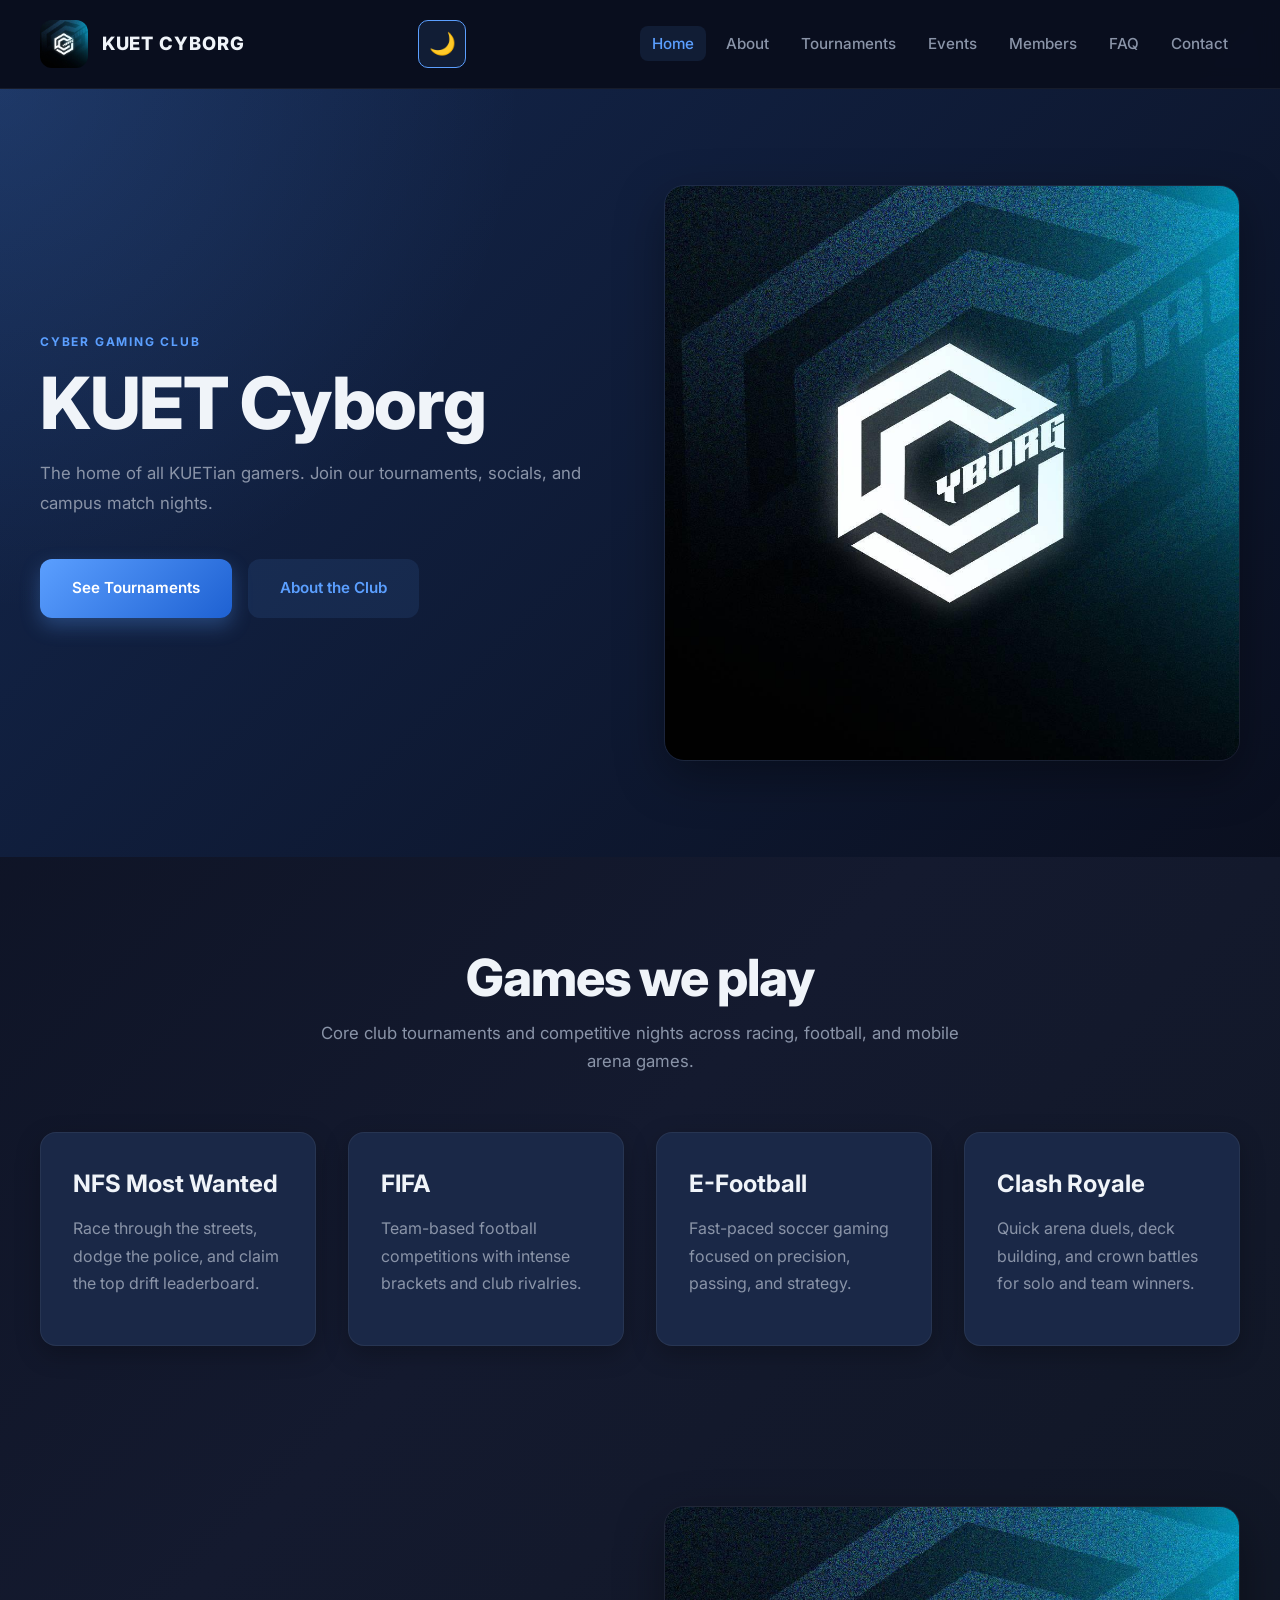
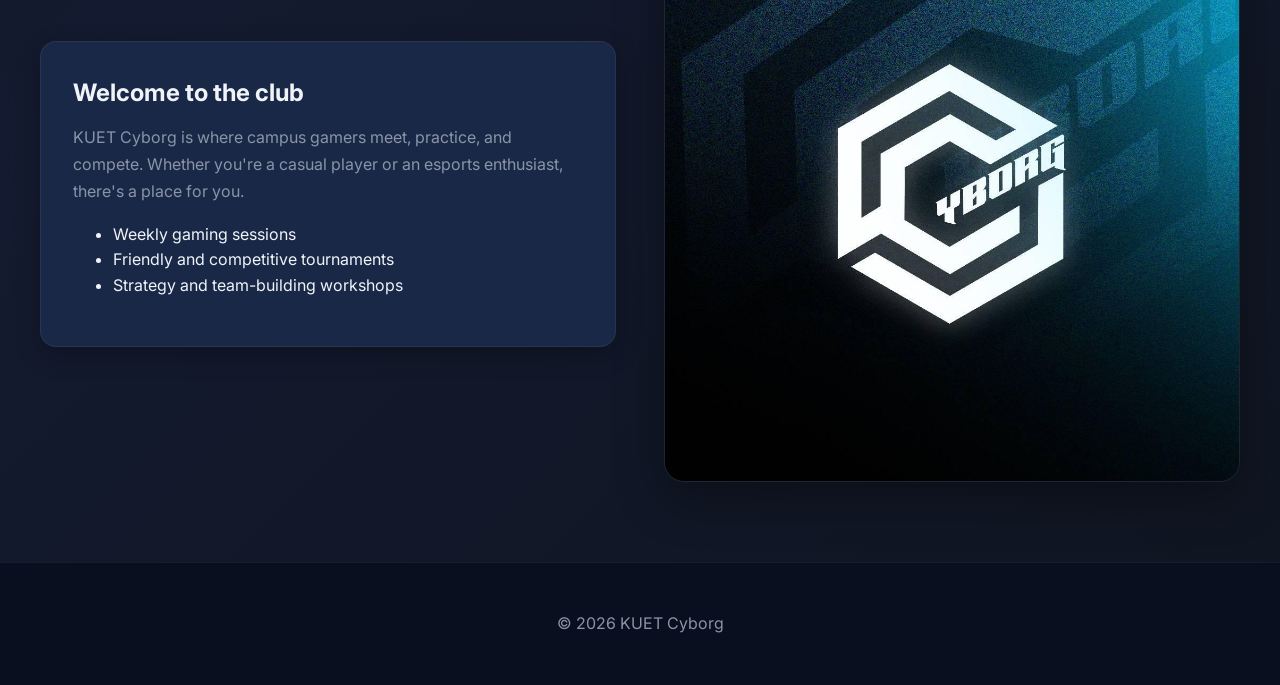
<file: index.html>
<!doctype html>
<html lang="en">
  <head>
    <meta charset="UTF-8" />
    <meta name="viewport" content="width=device-width, initial-scale=1.0" />
    <link rel="stylesheet" href="style.css" />
    <title>Cyborg - Cyber Gaming Club of KUET</title>
  </head>
  <body class="home-page">
    <header class="site-header">
      <div class="container header-inner">
        <a class="brand" href="index.html">
          <img src="cyborg.jpg" alt="Cyborg logo" />
          <span>KUET Cyborg</span>
        </a>
        <button
          class="theme-toggle"
          id="theme-toggle"
          aria-label="Toggle theme"
        >
          <span>🌙</span>
        </button>
        <nav>
          <ul class="nav-list">
            <li><a class="nav-link active" href="index.html">Home</a></li>
            <li><a class="nav-link" href="about.html">About</a></li>
            <li><a class="nav-link" href="tournaments.html">Tournaments</a></li>
            <li><a class="nav-link" href="events.html">Events</a></li>
            <li><a class="nav-link" href="members.html">Members</a></li>
            <li><a class="nav-link" href="faq.html">FAQ</a></li>
            <li><a class="nav-link" href="contact.html">Contact</a></li>
          </ul>
        </nav>
      </div>
    </header>

    <main>
      <section class="page-banner">
        <div class="container banner-grid">
          <div>
            <span class="eyebrow">Cyber Gaming Club</span>
            <h1>KUET Cyborg</h1>
            <p class="intro">
              The home of all KUETian gamers. Join our tournaments, socials, and
              campus match nights.
            </p>
            <div class="button-group">
              <a href="tournaments.html" class="button button-primary"
                >See Tournaments</a
              >
              <a href="about.html" class="button button-secondary"
                >About the Club</a
              >
            </div>
          </div>
          <div class="hero-media">
            <img src="cyborg.jpg" alt="Cyborg logo" />
          </div>
        </div>
      </section>

      <section class="section">
        <div class="container">
          <div class="section-header">
            <h2>Games we play</h2>
            <p>
              Core club tournaments and competitive nights across racing,
              football, and mobile arena games.
            </p>
          </div>
          <div class="feature-grid">
            <article class="card">
              <h5>NFS Most Wanted</h5>
              <p>
                Race through the streets, dodge the police, and claim the top
                drift leaderboard.
              </p>
            </article>
            <article class="card">
              <h5>FIFA</h5>
              <p>
                Team-based football competitions with intense brackets and club
                rivalries.
              </p>
            </article>
            <article class="card">
              <h5>E-Football</h5>
              <p>
                Fast-paced soccer gaming focused on precision, passing, and
                strategy.
              </p>
            </article>
            <article class="card">
              <h5>Clash Royale</h5>
              <p>
                Quick arena duels, deck building, and crown battles for solo and
                team winners.
              </p>
            </article>
          </div>
        </div>
      </section>

      <section class="section">
        <div class="container split-grid">
          <div class="content-card">
            <h2>Welcome to the club</h2>
            <p>
              KUET Cyborg is where campus gamers meet, practice, and compete.
              Whether you're a casual player or an esports enthusiast, there's a
              place for you.
            </p>
            <ul>
              <li>Weekly gaming sessions</li>
              <li>Friendly and competitive tournaments</li>
              <li>Strategy and team-building workshops</li>
            </ul>
          </div>
          <div class="hero-media">
            <img src="cyborg.jpg" alt="Cyborg logo" />
          </div>
        </div>
      </section>
    </main>

    <footer class="footer">
      <div class="container text-center">
        <p>© 2026 KUET Cyborg</p>
      </div>
    </footer>

    <script src="script.js"></script>
  </body>
</html>
</file>
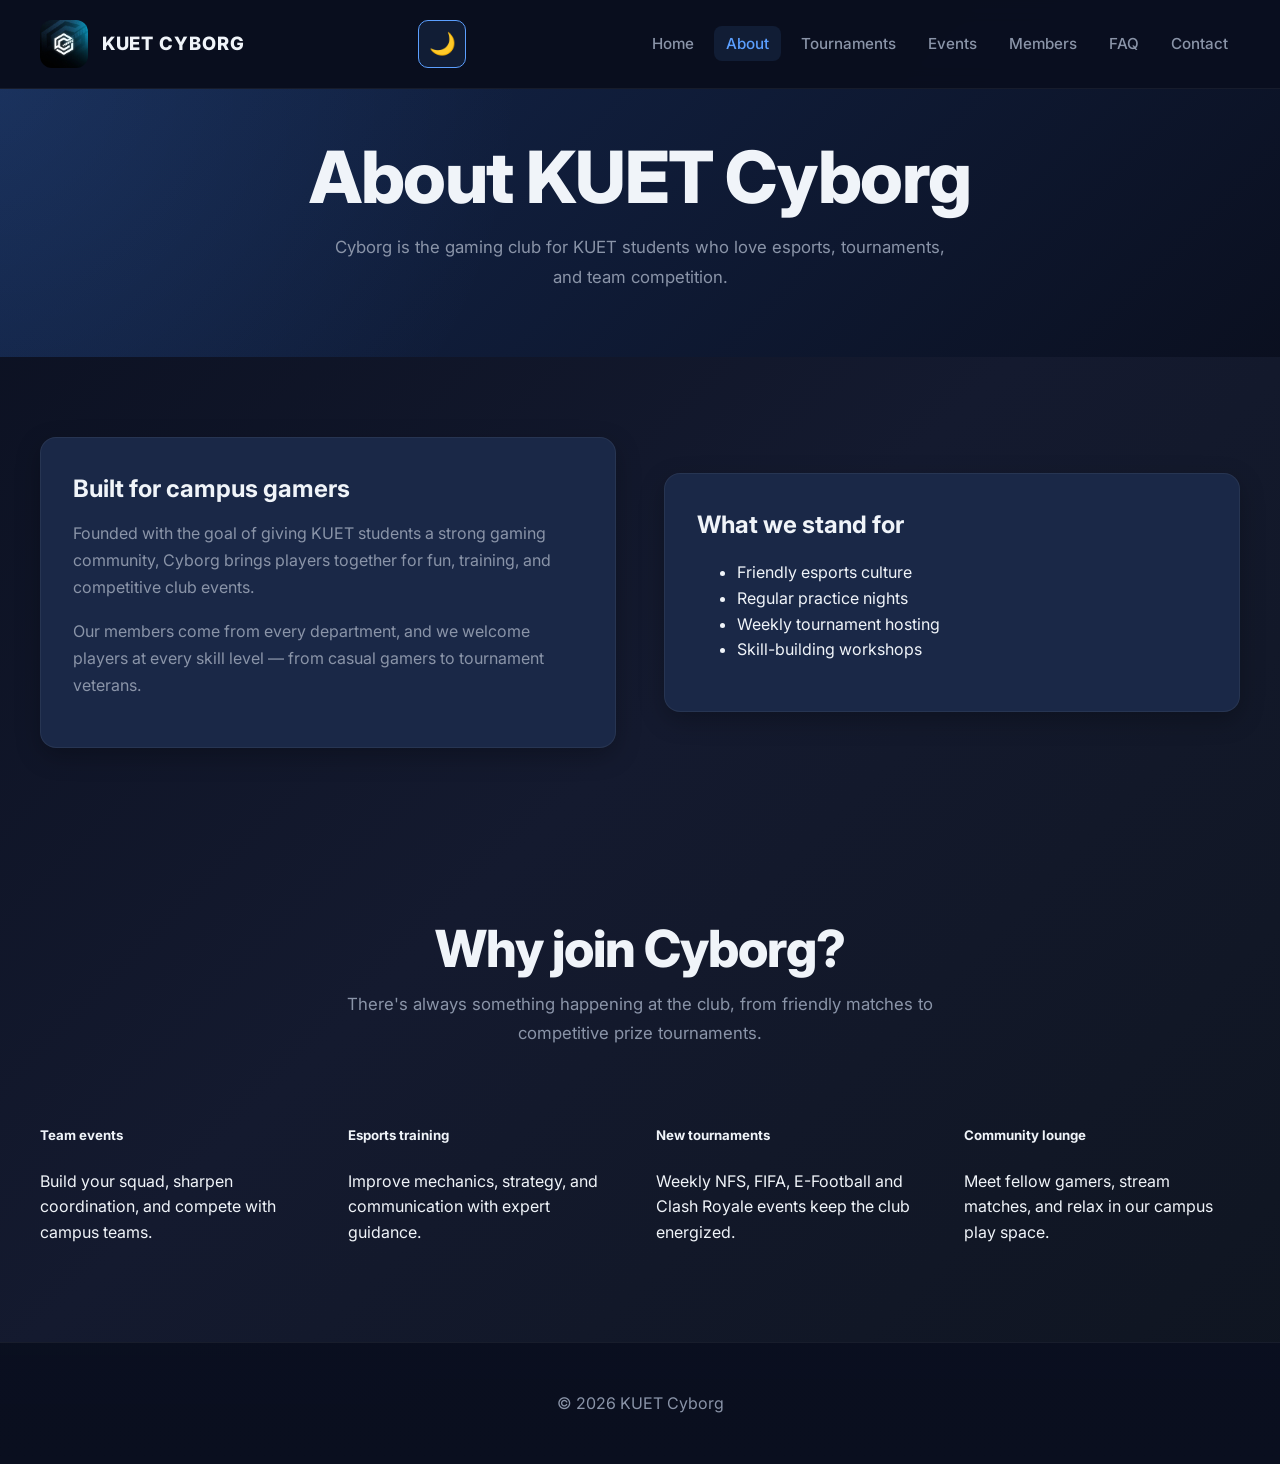
<file: about.html>
<!doctype html>
<html lang="en">
  <head>
    <meta charset="UTF-8" />
    <meta name="viewport" content="width=device-width, initial-scale=1.0" />
    <link rel="stylesheet" href="style.css" />
    <title>About - KUET Cyborg</title>
  </head>
  <body class="about-page">
    <header class="site-header">
      <div class="container header-inner">
        <a class="brand" href="index.html">
          <img src="cyborg.jpg" alt="Cyborg logo" />
          <span>KUET Cyborg</span>
        </a>
        <button
          class="theme-toggle"
          id="theme-toggle"
          aria-label="Toggle theme"
        >
          <span>🌙</span>
        </button>
        <nav>
          <ul class="nav-list">
            <li><a class="nav-link" href="index.html">Home</a></li>
            <li><a class="nav-link active" href="about.html">About</a></li>
            <li><a class="nav-link" href="tournaments.html">Tournaments</a></li>
            <li><a class="nav-link" href="events.html">Events</a></li>
            <li><a class="nav-link" href="members.html">Members</a></li>
            <li><a class="nav-link" href="faq.html">FAQ</a></li>
            <li><a class="nav-link" href="contact.html">Contact</a></li>
          </ul>
        </nav>
      </div>
    </header>

    <main>
      <section class="page-banner">
        <div class="container text-center">
          <h1>About KUET Cyborg</h1>
          <p class="intro">
            Cyborg is the gaming club for KUET students who love esports,
            tournaments, and team competition.
          </p>
        </div>
      </section>

      <section class="section">
        <div class="container split-grid">
          <div class="content-card">
            <h2>Built for campus gamers</h2>
            <p>
              Founded with the goal of giving KUET students a strong gaming
              community, Cyborg brings players together for fun, training, and
              competitive club events.
            </p>
            <p>
              Our members come from every department, and we welcome players at
              every skill level — from casual gamers to tournament veterans.
            </p>
          </div>
          <div class="content-card">
            <h2>What we stand for</h2>
            <ul>
              <li>Friendly esports culture</li>
              <li>Regular practice nights</li>
              <li>Weekly tournament hosting</li>
              <li>Skill-building workshops</li>
            </ul>
          </div>
        </div>
      </section>

      <section class="section">
        <div class="container">
          <div class="section-header">
            <h2>Why join Cyborg?</h2>
            <p>
              There's always something happening at the club, from friendly
              matches to competitive prize tournaments.
            </p>
          </div>
          <div class="values-grid">
            <article class="feature-card">
              <h5>Team events</h5>
              <p>
                Build your squad, sharpen coordination, and compete with campus
                teams.
              </p>
            </article>
            <article class="feature-card">
              <h5>Esports training</h5>
              <p>
                Improve mechanics, strategy, and communication with expert
                guidance.
              </p>
            </article>
            <article class="feature-card">
              <h5>New tournaments</h5>
              <p>
                Weekly NFS, FIFA, E-Football and Clash Royale events keep the
                club energized.
              </p>
            </article>
            <article class="feature-card">
              <h5>Community lounge</h5>
              <p>
                Meet fellow gamers, stream matches, and relax in our campus play
                space.
              </p>
            </article>
          </div>
        </div>
      </section>
    </main>

    <footer class="footer">
      <div class="container text-center">
        <p>© 2026 KUET Cyborg</p>
      </div>
    </footer>

    <script src="script.js"></script>
  </body>
</html>
</file>
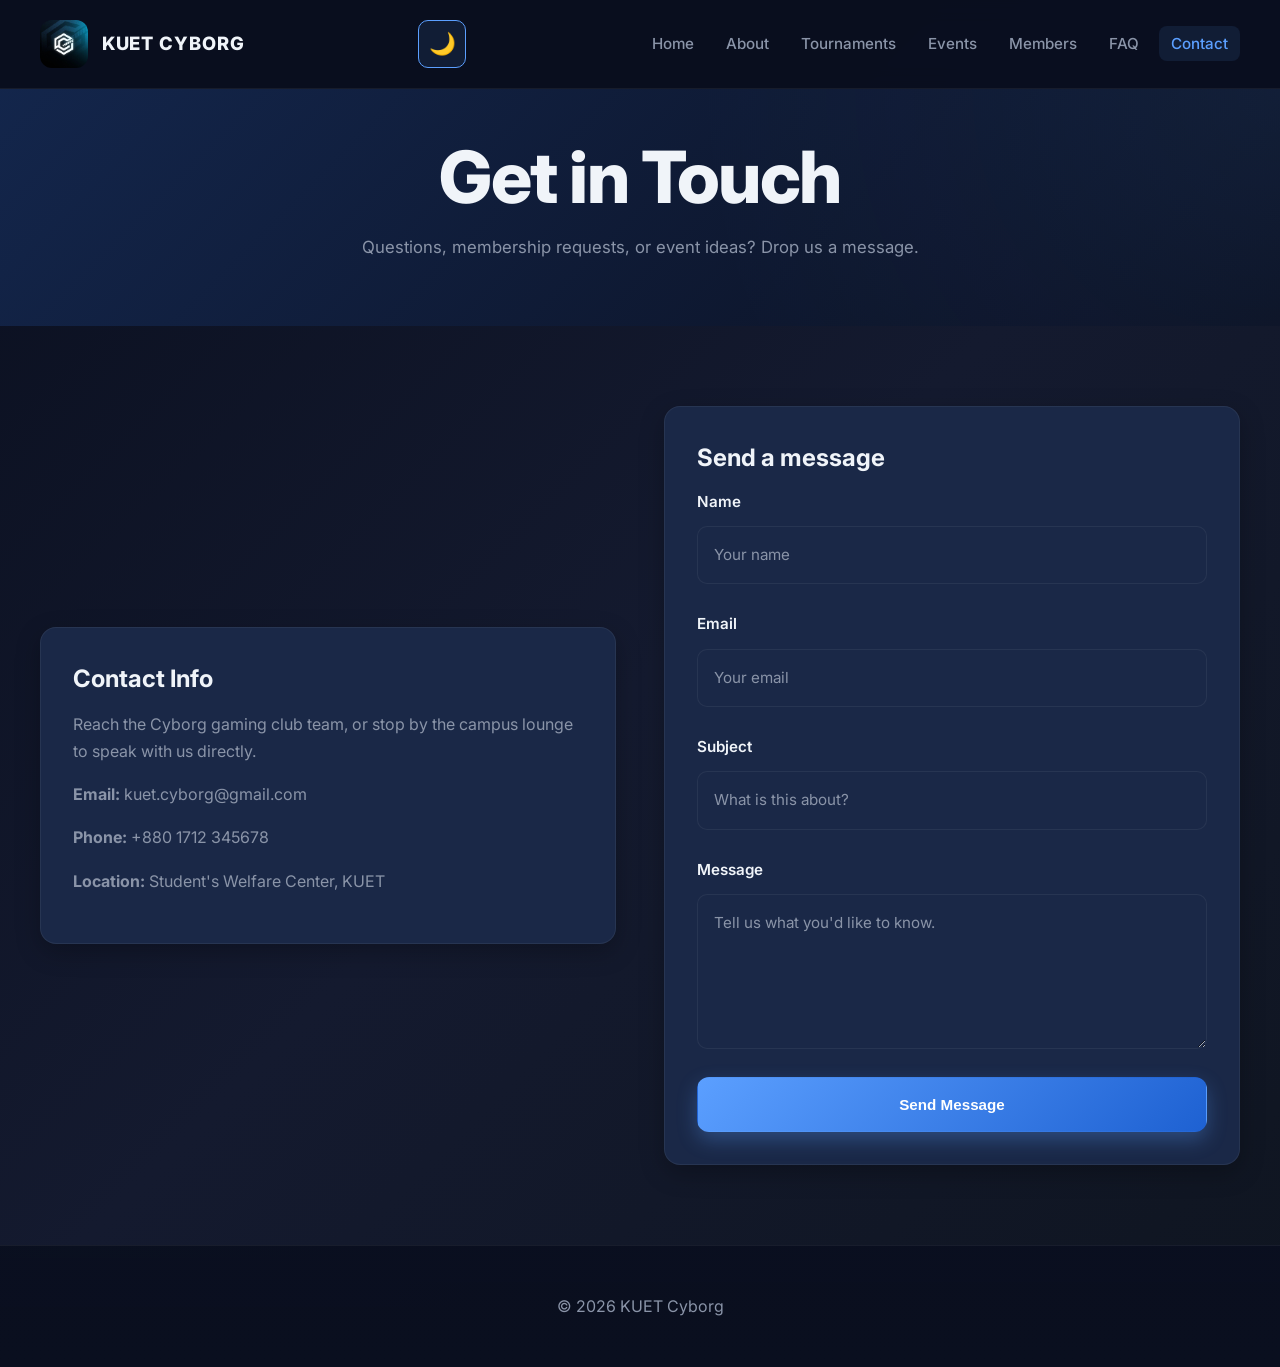
<file: contact.html>
<!doctype html>
<html lang="en">
  <head>
    <meta charset="UTF-8" />
    <meta name="viewport" content="width=device-width, initial-scale=1.0" />
    <link rel="stylesheet" href="style.css" />
    <title>Contact - KUET Cyborg</title>
  </head>
  <body class="contact-page">
    <header class="site-header">
      <div class="container header-inner">
        <a class="brand" href="index.html">
          <img src="cyborg.jpg" alt="Cyborg logo" />
          <span>KUET Cyborg</span>
        </a>
        <button
          class="theme-toggle"
          id="theme-toggle"
          aria-label="Toggle theme"
        >
          <span>🌙</span>
        </button>
        <nav>
          <ul class="nav-list">
            <li><a class="nav-link" href="index.html">Home</a></li>
            <li><a class="nav-link" href="about.html">About</a></li>
            <li><a class="nav-link" href="tournaments.html">Tournaments</a></li>
            <li><a class="nav-link" href="events.html">Events</a></li>
            <li><a class="nav-link" href="members.html">Members</a></li>
            <li><a class="nav-link" href="faq.html">FAQ</a></li>
            <li><a class="nav-link active" href="contact.html">Contact</a></li>
          </ul>
        </nav>
      </div>
    </header>

    <main>
      <section class="page-banner">
        <div class="container text-center">
          <h1>Get in Touch</h1>
          <p class="intro">
            Questions, membership requests, or event ideas? Drop us a message.
          </p>
        </div>
      </section>

      <section class="section">
        <div class="container split-grid">
          <div class="content-card">
            <h2>Contact Info</h2>
            <p>
              Reach the Cyborg gaming club team, or stop by the campus lounge to
              speak with us directly.
            </p>
            <p><strong>Email:</strong> kuet.cyborg@gmail.com</p>
            <p><strong>Phone:</strong> +880 1712 345678</p>
            <p><strong>Location:</strong> Student's Welfare Center, KUET</p>
          </div>
          <div class="content-card">
            <h2>Send a message</h2>
            <form class="form-grid" id="contact-form">
              <div class="field-group">
                <label for="name">Name</label>
                <input type="text" id="name" placeholder="Your name" />
              </div>
              <div class="field-group">
                <label for="email">Email</label>
                <input type="email" id="email" placeholder="Your email" />
              </div>
              <div class="field-group">
                <label for="subject">Subject</label>
                <input
                  type="text"
                  id="subject"
                  placeholder="What is this about?"
                />
              </div>
              <div class="field-group">
                <label for="message">Message</label>
                <textarea
                  id="message"
                  rows="5"
                  placeholder="Tell us what you'd like to know."
                ></textarea>
              </div>
              <button type="submit" class="button button-primary">
                Send Message
              </button>
            </form>
          </div>
        </div>
      </section>
    </main>

    <footer class="footer">
      <div class="container text-center">
        <p>© 2026 KUET Cyborg</p>
      </div>
    </footer>

    <script src="script.js"></script>
  </body>
</html>
</file>
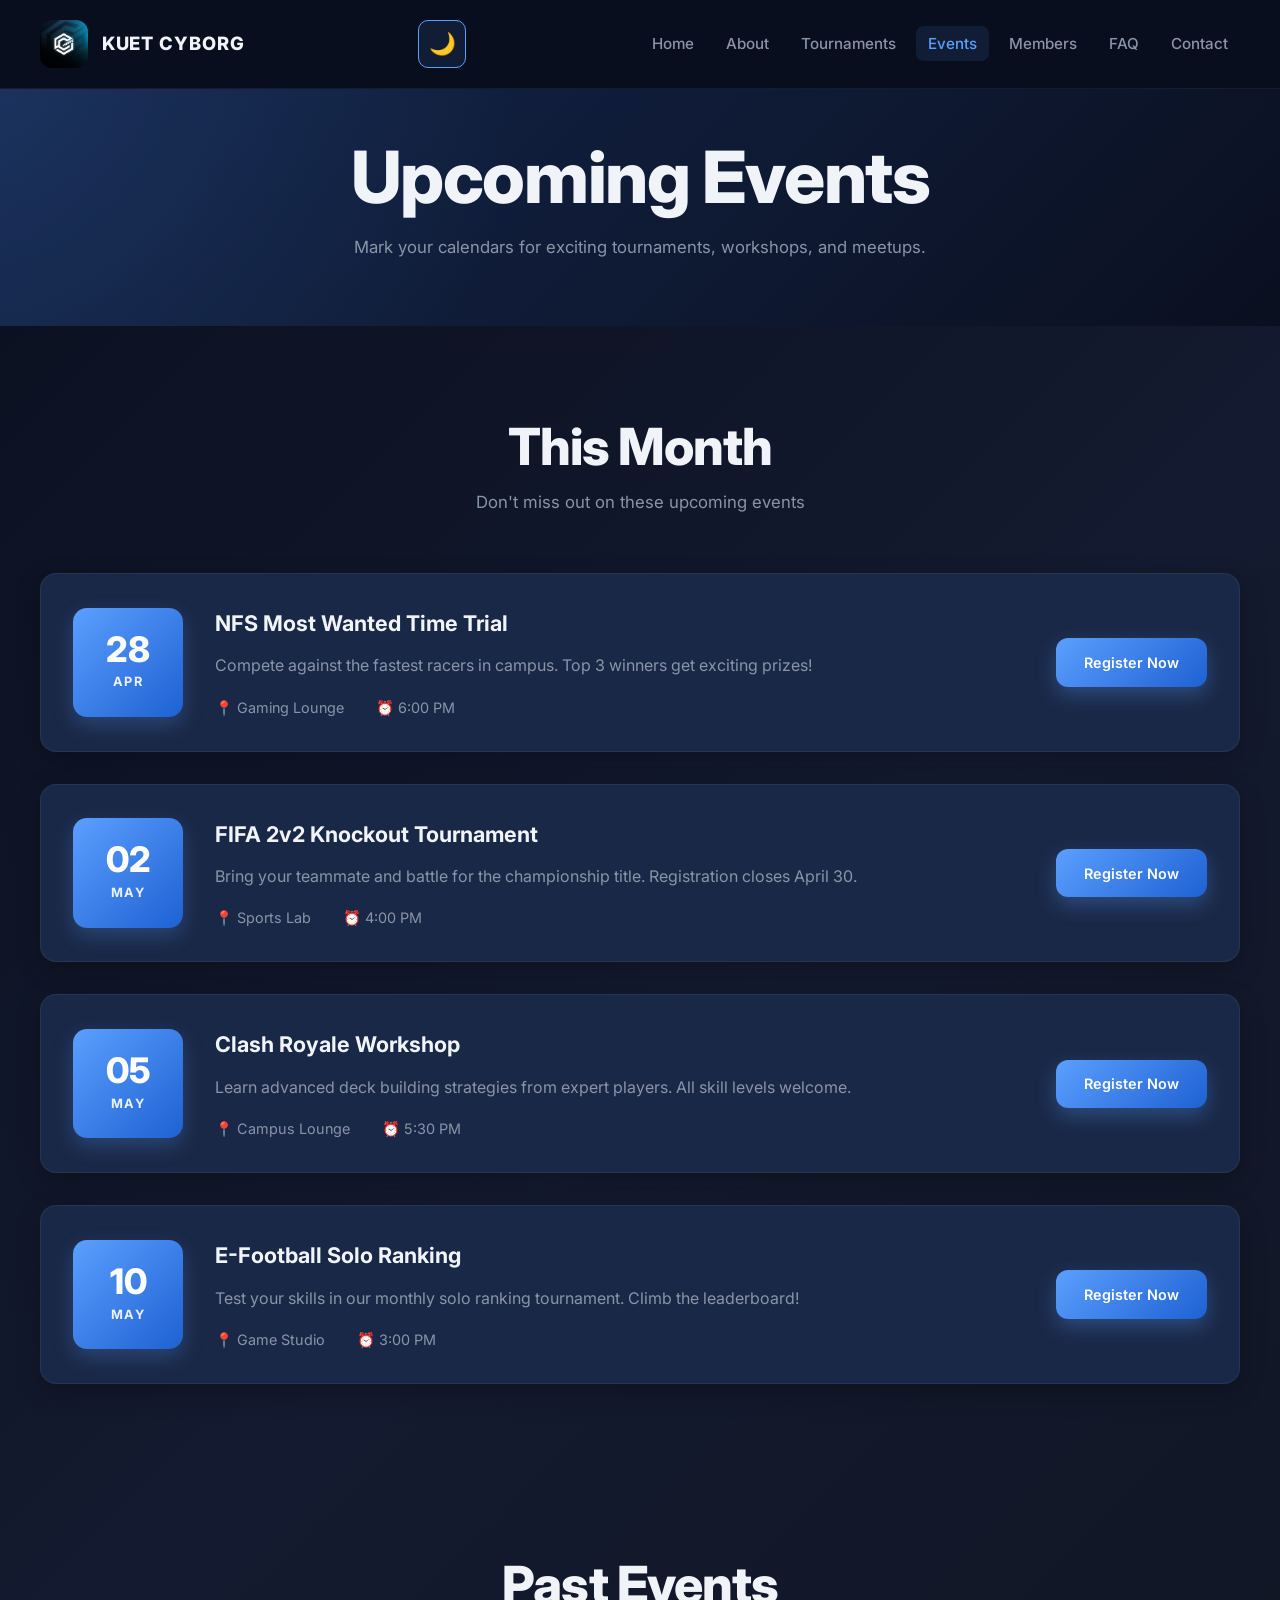
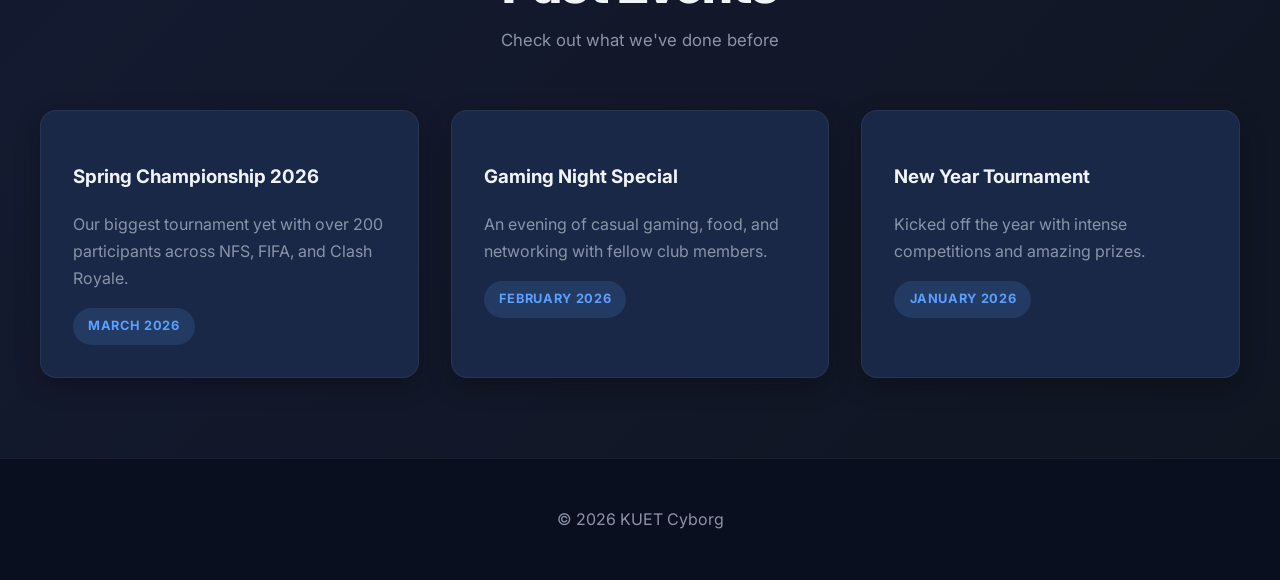
<file: events.html>
<!doctype html>
<html lang="en">
  <head>
    <meta charset="UTF-8" />
    <meta name="viewport" content="width=device-width, initial-scale=1.0" />
    <link rel="stylesheet" href="style.css" />
    <title>Events - KUET Cyborg</title>
  </head>
  <body class="events-page">
    <header class="site-header">
      <div class="container header-inner">
        <a class="brand" href="index.html">
          <img src="cyborg.jpg" alt="Cyborg logo" />
          <span>KUET Cyborg</span>
        </a>
        <button
          class="theme-toggle"
          id="theme-toggle"
          aria-label="Toggle theme"
        >
          <span>🌙</span>
        </button>
        <nav>
          <ul class="nav-list">
            <li><a class="nav-link" href="index.html">Home</a></li>
            <li><a class="nav-link" href="about.html">About</a></li>
            <li><a class="nav-link" href="tournaments.html">Tournaments</a></li>
            <li><a class="nav-link active" href="events.html">Events</a></li>
            <li><a class="nav-link" href="members.html">Members</a></li>
            <li><a class="nav-link" href="faq.html">FAQ</a></li>
            <li><a class="nav-link" href="contact.html">Contact</a></li>
          </ul>
        </nav>
      </div>
    </header>

    <main>
      <section class="page-banner">
        <div class="container text-center">
          <h1>Upcoming Events</h1>
          <p class="intro">
            Mark your calendars for exciting tournaments, workshops, and
            meetups.
          </p>
        </div>
      </section>

      <section class="section">
        <div class="container">
          <div class="section-header">
            <h2>This Month</h2>
            <p>Don't miss out on these upcoming events</p>
          </div>
          <div class="events-list">
            <article class="event-card">
              <div class="event-date">
                <span class="date-day">28</span>
                <span class="date-month">Apr</span>
              </div>
              <div class="event-details">
                <h3>NFS Most Wanted Time Trial</h3>
                <p>
                  Compete against the fastest racers in campus. Top 3 winners
                  get exciting prizes!
                </p>
                <div class="event-meta">
                  <span>📍 Gaming Lounge</span>
                  <span>⏰ 6:00 PM</span>
                </div>
              </div>
              <a href="contact.html" class="button button-primary"
                >Register Now</a
              >
            </article>

            <article class="event-card">
              <div class="event-date">
                <span class="date-day">02</span>
                <span class="date-month">May</span>
              </div>
              <div class="event-details">
                <h3>FIFA 2v2 Knockout Tournament</h3>
                <p>
                  Bring your teammate and battle for the championship title.
                  Registration closes April 30.
                </p>
                <div class="event-meta">
                  <span>📍 Sports Lab</span>
                  <span>⏰ 4:00 PM</span>
                </div>
              </div>
              <a href="contact.html" class="button button-primary"
                >Register Now</a
              >
            </article>

            <article class="event-card">
              <div class="event-date">
                <span class="date-day">05</span>
                <span class="date-month">May</span>
              </div>
              <div class="event-details">
                <h3>Clash Royale Workshop</h3>
                <p>
                  Learn advanced deck building strategies from expert players.
                  All skill levels welcome.
                </p>
                <div class="event-meta">
                  <span>📍 Campus Lounge</span>
                  <span>⏰ 5:30 PM</span>
                </div>
              </div>
              <a href="contact.html" class="button button-primary"
                >Register Now</a
              >
            </article>

            <article class="event-card">
              <div class="event-date">
                <span class="date-day">10</span>
                <span class="date-month">May</span>
              </div>
              <div class="event-details">
                <h3>E-Football Solo Ranking</h3>
                <p>
                  Test your skills in our monthly solo ranking tournament. Climb
                  the leaderboard!
                </p>
                <div class="event-meta">
                  <span>📍 Game Studio</span>
                  <span>⏰ 3:00 PM</span>
                </div>
              </div>
              <a href="contact.html" class="button button-primary"
                >Register Now</a
              >
            </article>
          </div>
        </div>
      </section>

      <section class="section">
        <div class="container">
          <div class="section-header">
            <h2>Past Events</h2>
            <p>Check out what we've done before</p>
          </div>
          <div class="past-events-grid">
            <article class="content-card">
              <h3>Spring Championship 2026</h3>
              <p>
                Our biggest tournament yet with over 200 participants across
                NFS, FIFA, and Clash Royale.
              </p>
              <span class="badge">March 2026</span>
            </article>
            <article class="content-card">
              <h3>Gaming Night Special</h3>
              <p>
                An evening of casual gaming, food, and networking with fellow
                club members.
              </p>
              <span class="badge">February 2026</span>
            </article>
            <article class="content-card">
              <h3>New Year Tournament</h3>
              <p>
                Kicked off the year with intense competitions and amazing
                prizes.
              </p>
              <span class="badge">January 2026</span>
            </article>
          </div>
        </div>
      </section>
    </main>

    <footer class="footer">
      <div class="container text-center">
        <p>© 2026 KUET Cyborg</p>
      </div>
    </footer>

    <script src="script.js"></script>
  </body>
</html>
</file>
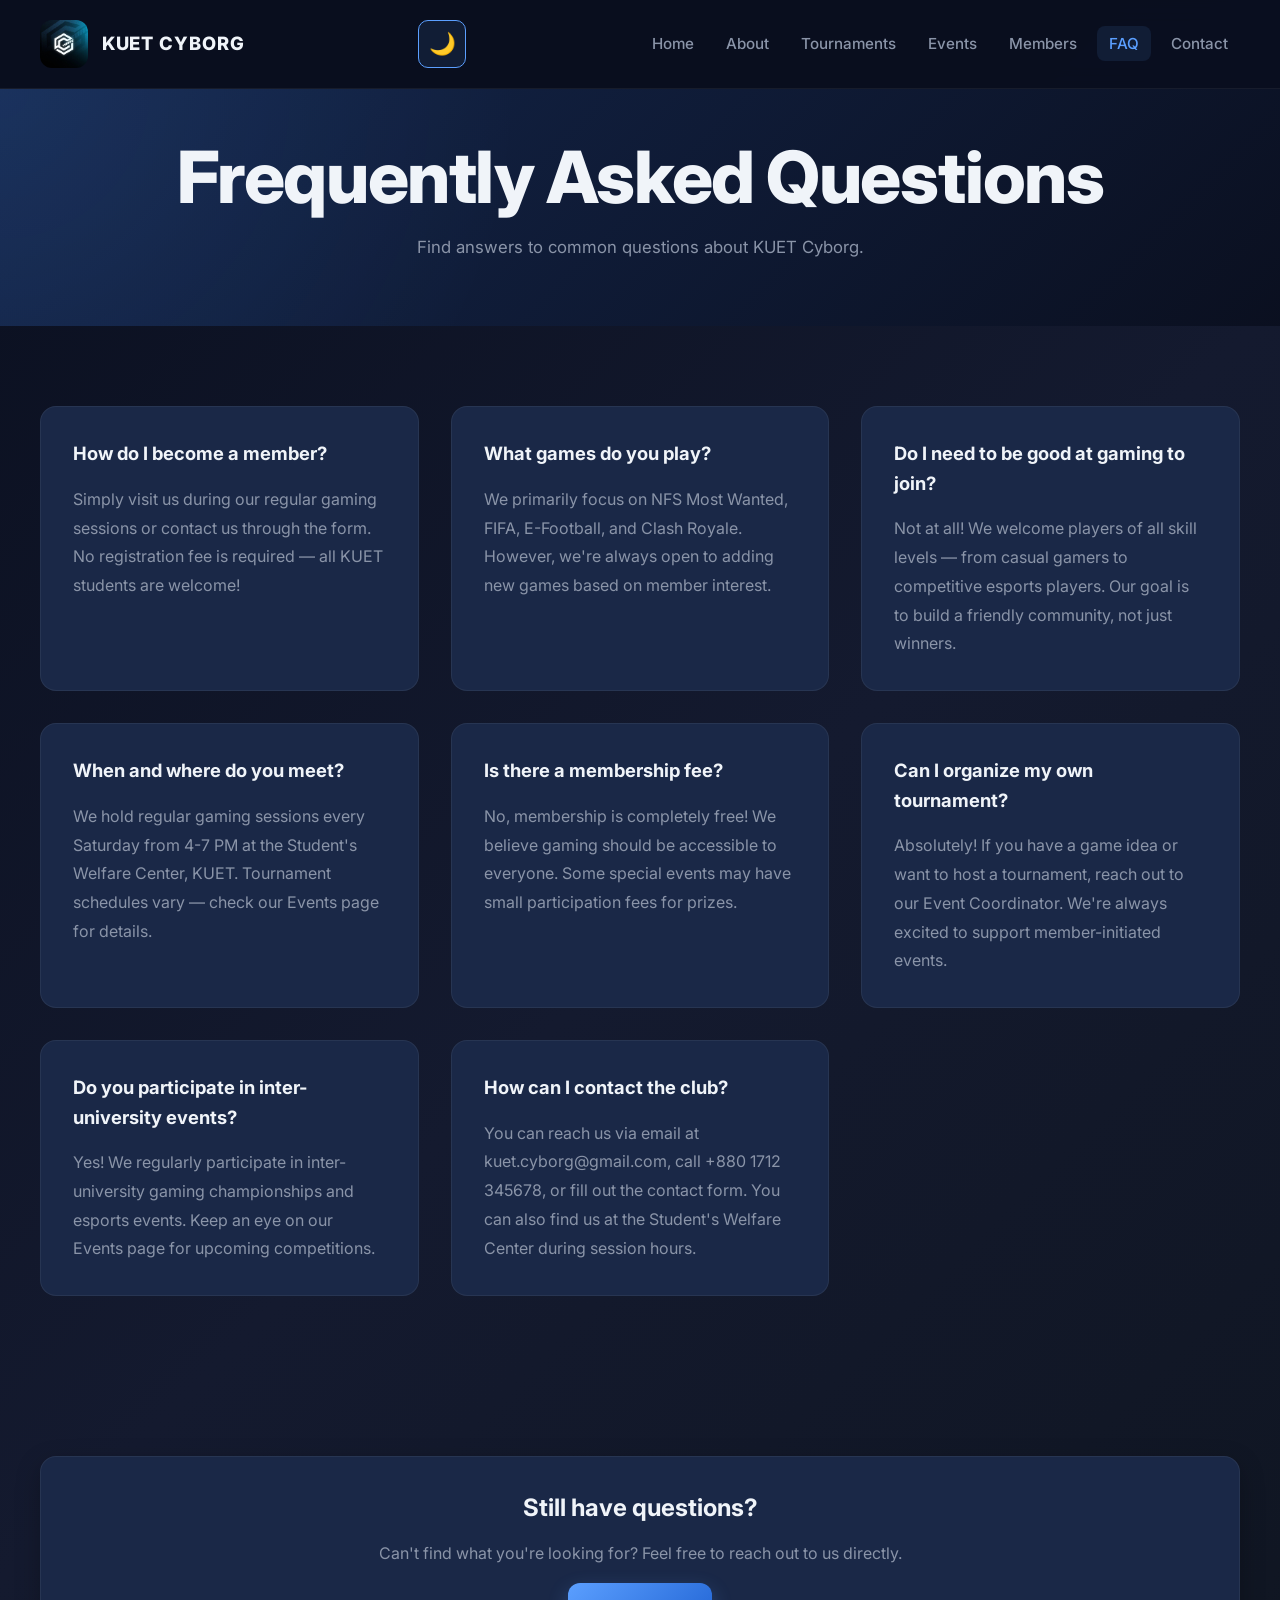
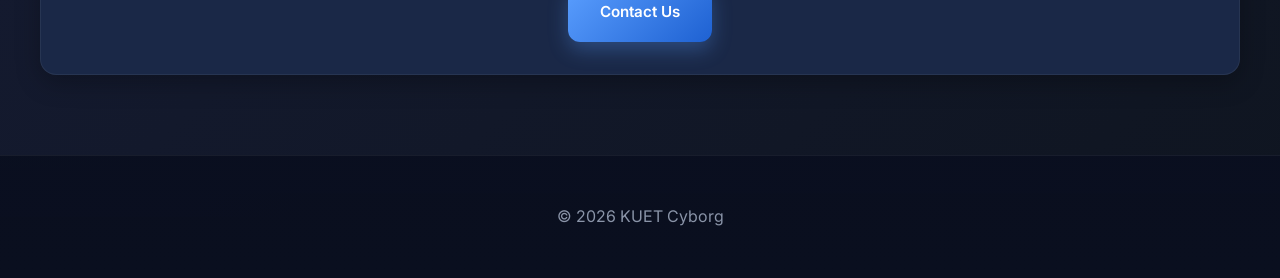
<file: faq.html>
<!doctype html>
<html lang="en">
  <head>
    <meta charset="UTF-8" />
    <meta name="viewport" content="width=device-width, initial-scale=1.0" />
    <link rel="stylesheet" href="style.css" />
    <title>FAQ - KUET Cyborg</title>
  </head>
  <body class="faq-page">
    <header class="site-header">
      <div class="container header-inner">
        <a class="brand" href="index.html">
          <img src="cyborg.jpg" alt="Cyborg logo" />
          <span>KUET Cyborg</span>
        </a>
        <button
          class="theme-toggle"
          id="theme-toggle"
          aria-label="Toggle theme"
        >
          <span>🌙</span>
        </button>
        <nav>
          <ul class="nav-list">
            <li><a class="nav-link" href="index.html">Home</a></li>
            <li><a class="nav-link" href="about.html">About</a></li>
            <li><a class="nav-link" href="tournaments.html">Tournaments</a></li>
            <li><a class="nav-link" href="events.html">Events</a></li>
            <li><a class="nav-link" href="members.html">Members</a></li>
            <li><a class="nav-link active" href="faq.html">FAQ</a></li>
            <li><a class="nav-link" href="contact.html">Contact</a></li>
          </ul>
        </nav>
      </div>
    </header>

    <main>
      <section class="page-banner">
        <div class="container text-center">
          <h1>Frequently Asked Questions</h1>
          <p class="intro">
            Find answers to common questions about KUET Cyborg.
          </p>
        </div>
      </section>

      <section class="section">
        <div class="container">
          <div class="faq-grid">
            <article class="faq-item">
              <h3>How do I become a member?</h3>
              <p>
                Simply visit us during our regular gaming sessions or contact us
                through the form. No registration fee is required — all KUET
                students are welcome!
              </p>
            </article>

            <article class="faq-item">
              <h3>What games do you play?</h3>
              <p>
                We primarily focus on NFS Most Wanted, FIFA, E-Football, and
                Clash Royale. However, we're always open to adding new games
                based on member interest.
              </p>
            </article>

            <article class="faq-item">
              <h3>Do I need to be good at gaming to join?</h3>
              <p>
                Not at all! We welcome players of all skill levels — from casual
                gamers to competitive esports players. Our goal is to build a
                friendly community, not just winners.
              </p>
            </article>

            <article class="faq-item">
              <h3>When and where do you meet?</h3>
              <p>
                We hold regular gaming sessions every Saturday from 4-7 PM at
                the Student's Welfare Center, KUET. Tournament schedules vary —
                check our Events page for details.
              </p>
            </article>

            <article class="faq-item">
              <h3>Is there a membership fee?</h3>
              <p>
                No, membership is completely free! We believe gaming should be
                accessible to everyone. Some special events may have small
                participation fees for prizes.
              </p>
            </article>

            <article class="faq-item">
              <h3>Can I organize my own tournament?</h3>
              <p>
                Absolutely! If you have a game idea or want to host a
                tournament, reach out to our Event Coordinator. We're always
                excited to support member-initiated events.
              </p>
            </article>

            <article class="faq-item">
              <h3>Do you participate in inter-university events?</h3>
              <p>
                Yes! We regularly participate in inter-university gaming
                championships and esports events. Keep an eye on our Events page
                for upcoming competitions.
              </p>
            </article>

            <article class="faq-item">
              <h3>How can I contact the club?</h3>
              <p>
                You can reach us via email at kuet.cyborg@gmail.com, call +880
                1712 345678, or fill out the contact form. You can also find us
                at the Student's Welfare Center during session hours.
              </p>
            </article>
          </div>
        </div>
      </section>

      <section class="section">
        <div class="container text-center">
          <div class="content-card">
            <h2>Still have questions?</h2>
            <p>
              Can't find what you're looking for? Feel free to reach out to us
              directly.
            </p>
            <a href="contact.html" class="button button-primary">Contact Us</a>
          </div>
        </div>
      </section>
    </main>

    <footer class="footer">
      <div class="container text-center">
        <p>© 2026 KUET Cyborg</p>
      </div>
    </footer>

    <script src="script.js"></script>
  </body>
</html>
</file>
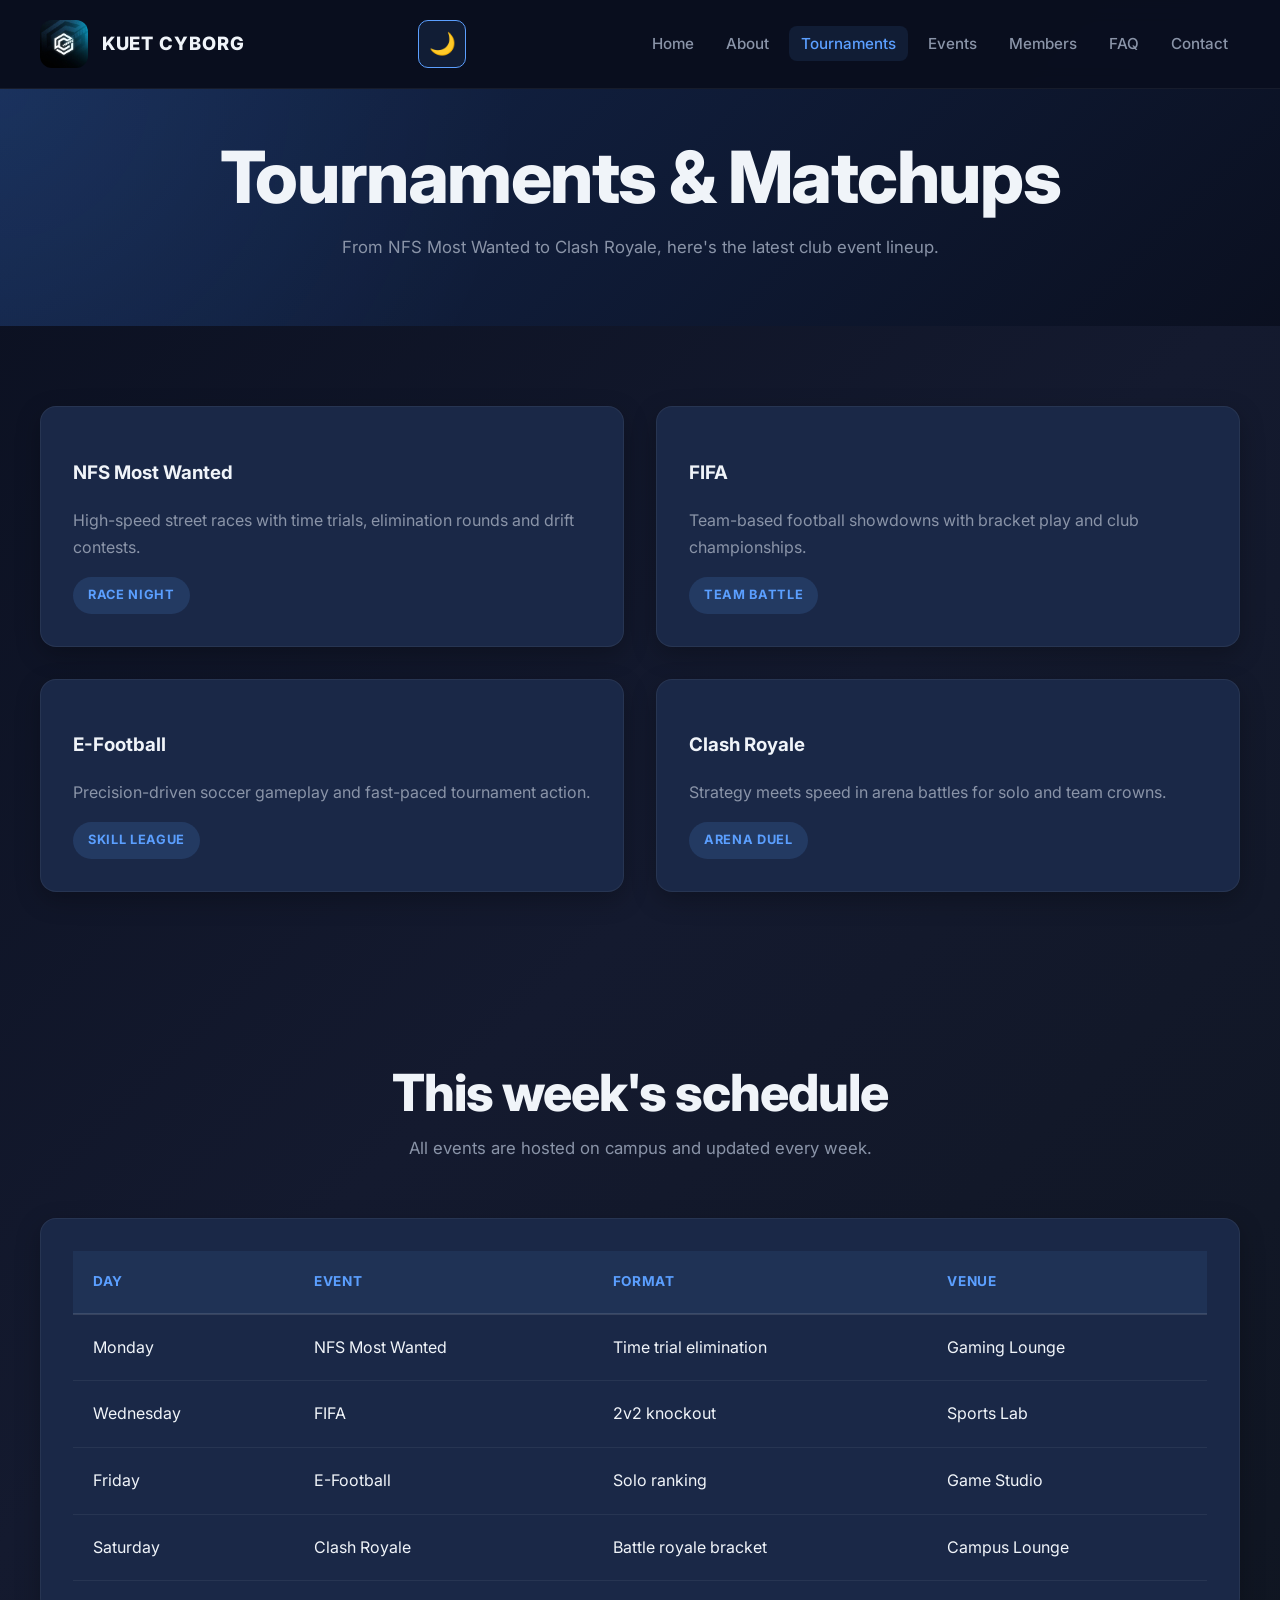
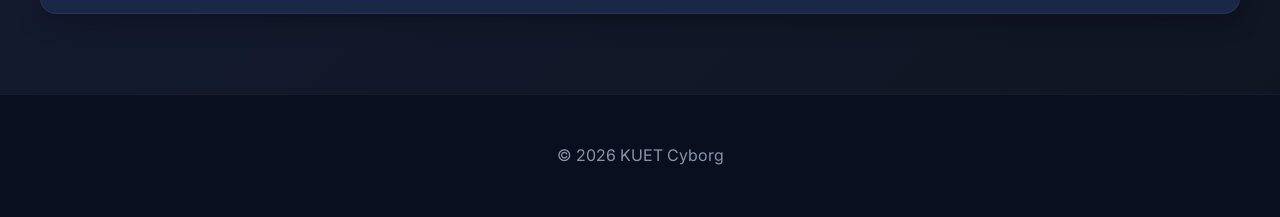
<file: tournaments.html>
<!doctype html>
<html lang="en">
  <head>
    <meta charset="UTF-8" />
    <meta name="viewport" content="width=device-width, initial-scale=1.0" />
    <link rel="stylesheet" href="style.css" />
    <title>Tournaments - KUET Cyborg</title>
  </head>
  <body class="tournaments-page">
    <header class="site-header">
      <div class="container header-inner">
        <a class="brand" href="index.html">
          <img src="cyborg.jpg" alt="Cyborg logo" />
          <span>KUET Cyborg</span>
        </a>
        <button
          class="theme-toggle"
          id="theme-toggle"
          aria-label="Toggle theme"
        >
          <span>🌙</span>
        </button>
        <nav>
          <ul class="nav-list">
            <li><a class="nav-link" href="index.html">Home</a></li>
            <li><a class="nav-link" href="about.html">About</a></li>
            <li>
              <a class="nav-link active" href="tournaments.html">Tournaments</a>
            </li>
            <li><a class="nav-link" href="events.html">Events</a></li>
            <li><a class="nav-link" href="members.html">Members</a></li>
            <li><a class="nav-link" href="faq.html">FAQ</a></li>
            <li><a class="nav-link" href="contact.html">Contact</a></li>
          </ul>
        </nav>
      </div>
    </header>

    <main>
      <section class="page-banner">
        <div class="container text-center">
          <h1>Tournaments & Matchups</h1>
          <p class="intro">
            From NFS Most Wanted to Clash Royale, here's the latest club event
            lineup.
          </p>
        </div>
      </section>

      <section class="section">
        <div class="container tournaments-grid">
          <article class="content-card">
            <h3>NFS Most Wanted</h3>
            <p>
              High-speed street races with time trials, elimination rounds and
              drift contests.
            </p>
            <span class="badge">Race Night</span>
          </article>
          <article class="content-card">
            <h3>FIFA</h3>
            <p>
              Team-based football showdowns with bracket play and club
              championships.
            </p>
            <span class="badge">Team Battle</span>
          </article>
          <article class="content-card">
            <h3>E-Football</h3>
            <p>
              Precision-driven soccer gameplay and fast-paced tournament action.
            </p>
            <span class="badge">Skill League</span>
          </article>
          <article class="content-card">
            <h3>Clash Royale</h3>
            <p>
              Strategy meets speed in arena battles for solo and team crowns.
            </p>
            <span class="badge">Arena Duel</span>
          </article>
        </div>
      </section>

      <section class="section">
        <div class="container">
          <div class="section-header">
            <h2>This week's schedule</h2>
            <p>All events are hosted on campus and updated every week.</p>
          </div>
          <div class="content-card">
            <table class="schedule-table">
              <thead>
                <tr>
                  <th>Day</th>
                  <th>Event</th>
                  <th>Format</th>
                  <th>Venue</th>
                </tr>
              </thead>
              <tbody>
                <tr>
                  <td>Monday</td>
                  <td>NFS Most Wanted</td>
                  <td>Time trial elimination</td>
                  <td>Gaming Lounge</td>
                </tr>
                <tr>
                  <td>Wednesday</td>
                  <td>FIFA</td>
                  <td>2v2 knockout</td>
                  <td>Sports Lab</td>
                </tr>
                <tr>
                  <td>Friday</td>
                  <td>E-Football</td>
                  <td>Solo ranking</td>
                  <td>Game Studio</td>
                </tr>
                <tr>
                  <td>Saturday</td>
                  <td>Clash Royale</td>
                  <td>Battle royale bracket</td>
                  <td>Campus Lounge</td>
                </tr>
              </tbody>
            </table>
          </div>
        </div>
      </section>
    </main>

    <footer class="footer">
      <div class="container text-center">
        <p>© 2026 KUET Cyborg</p>
      </div>
    </footer>

    <script src="script.js"></script>
  </body>
</html>
</file>
<file: style.css>
@import url("https://fonts.googleapis.com/css2?family=Inter:wght@300;400;500;600;700;800&family=Poppins:wght@600;700;800&display=swap");

:root {
  --bg: #0a0f1f;
  --surface: #1a2847;
  --surface-2: #232d47;
  --surface-3: #2d3a52;
  --surface-soft: #162948;
  --surface-light: #f8fbff;
  --text: #f0f4f9;
  --text-secondary: #c0c9d8;
  --text-muted: #8a94a8;
  --accent: #5b9fff;
  --accent-hover: #7ba7ff;
  --accent-strong: #1e61d2;
  --success: #10b981;
  --border: rgba(255, 255, 255, 0.06);
  --border-hover: rgba(255, 255, 255, 0.12);
  --shadow-sm: 0 2px 8px rgba(0, 0, 0, 0.15);
  --shadow-md: 0 8px 24px rgba(0, 0, 0, 0.25);
  --shadow-lg: 0 16px 48px rgba(0, 0, 0, 0.35);
  --transition: 0.3s cubic-bezier(0.4, 0, 0.2, 1);
}

/* Light Theme */
body.light-theme {
  --bg: #f9fafb;
  --surface: #ffffff;
  --surface-2: #f3f4f6;
  --surface-3: #e5e7eb;
  --surface-soft: #f0f4f9;
  --surface-light: #1a2744;
  --text: #1a2744;
  --text-secondary: #374151;
  --text-muted: #6b7280;
  --accent: #3b82f6;
  --accent-hover: #60a5fa;
  --accent-strong: #1d4ed8;
  --success: #059669;
  --border: rgba(0, 0, 0, 0.08);
  --border-hover: rgba(0, 0, 0, 0.15);
  --shadow-sm: 0 2px 8px rgba(0, 0, 0, 0.08);
  --shadow-md: 0 8px 24px rgba(0, 0, 0, 0.12);
  --shadow-lg: 0 16px 48px rgba(0, 0, 0, 0.15);
  background: linear-gradient(135deg, #f9fafb 0%, #f3f4f6 100%);
  color: #1a2744;
}

body.light-theme .site-header {
  background: rgba(255, 255, 255, 0.98);
  border-bottom: 1px solid rgba(0, 0, 0, 0.08);
  box-shadow: var(--shadow-sm);
}

body.light-theme .brand {
  color: #1a2744;
}

body.light-theme .nav-link {
  color: #6b7280;
}

body.light-theme .nav-link:hover,
body.light-theme .nav-link.active {
  color: #3b82f6;
}

body.light-theme .page-banner {
  background: linear-gradient(135deg, #f9fafb 0%, #f3f4f6 100%) !important;
}

body.light-theme .page-banner h1 {
  color: #1a2744;
}

body.light-theme .page-banner p,
body.light-theme .intro {
  color: #6b7280;
}

body.light-theme .eyebrow {
  color: #3b82f6;
}

body.light-theme .card,
body.light-theme .content-card,
body.light-theme .tournament-card {
  background: #ffffff;
  border: 1px solid rgba(0, 0, 0, 0.08);
  box-shadow: var(--shadow-md);
  color: #1a2744;
}

body.light-theme .card h5,
body.light-theme .card h3,
body.light-theme .content-card h2,
body.light-theme .tournament-card h3 {
  color: #1a2744;
}

body.light-theme .card p,
body.light-theme .content-card p,
body.light-theme .tournament-card p {
  color: #6b7280;
}

body.light-theme .section-header h2 {
  color: #1a2744;
}

body.light-theme .section-header p {
  color: #6b7280;
}

body.light-theme .button-secondary {
  background: rgba(59, 130, 246, 0.08);
  border: 1px solid rgba(59, 130, 246, 0.2);
  color: #1a2744;
}

body.light-theme .button-secondary:hover {
  background: rgba(59, 130, 246, 0.12);
}

body.light-theme input,
body.light-theme textarea {
  background: #ffffff;
  border: 1px solid rgba(0, 0, 0, 0.12);
  color: #1a2744;
}

body.light-theme input::placeholder,
body.light-theme textarea::placeholder {
  color: #9ca3af;
}

body.light-theme label {
  color: #1a2744;
}

body.light-theme .schedule-table thead {
  background: rgba(0, 0, 0, 0.04);
}

body.light-theme .schedule-table th {
  color: #1a2744;
  border-bottom: 2px solid rgba(0, 0, 0, 0.12);
}

body.light-theme .schedule-table td {
  color: #6b7280;
  border-bottom: 1px solid rgba(0, 0, 0, 0.08);
}

body.light-theme .footer {
  background: rgba(255, 255, 255, 0.98);
  border-top: 1px solid rgba(0, 0, 0, 0.08);
  box-shadow: 0 -2px 8px rgba(0, 0, 0, 0.08);
}

body.light-theme .footer p {
  color: #6b7280;
}

body.light-theme .badge {
  background: rgba(59, 130, 246, 0.12);
  color: #3b82f6;
}

body.light-theme .theme-toggle {
  background: rgba(59, 130, 246, 0.08);
  border: 1px solid rgba(59, 130, 246, 0.2);
  color: #3b82f6;
}

body.light-theme .theme-toggle:hover {
  background: rgba(59, 130, 246, 0.12);
}

body.light-theme .member-card {
  box-shadow: var(--shadow-md);
}

body.light-theme .member-card:hover {
  box-shadow: var(--shadow-lg);
}

body.light-theme .event-card {
  box-shadow: var(--shadow-md);
}

body.light-theme .event-card:hover {
  box-shadow: var(--shadow-lg);
}

body.light-theme .faq-item {
  box-shadow: var(--shadow-sm);
}

body.light-theme .faq-item:hover {
  box-shadow: var(--shadow-md);
}

* {
  box-sizing: border-box;
}

html {
  scroll-behavior: smooth;
}

body {
  margin: 0;
  min-height: 100vh;
  font-family:
    "Inter",
    -apple-system,
    BlinkMacSystemFont,
    "Segoe UI",
    sans-serif;
  background: linear-gradient(135deg, #0a0f1f 0%, #141a2f 50%, #0f1520 100%);
  color: var(--text);
  line-height: 1.6;
}

img {
  max-width: 100%;
  display: block;
}

a {
  color: inherit;
  text-decoration: none;
}

button,
a.button {
  border: none;
  display: inline-flex;
  align-items: center;
  justify-content: center;
  border-radius: 12px;
  font-weight: 600;
  cursor: pointer;
  transition:
    transform var(--transition),
    box-shadow var(--transition),
    background var(--transition),
    color var(--transition);
}

button:hover,
a.button:hover {
  transform: translateY(-2px);
}

button:active,
a.button:active {
  transform: translateY(0);
}

.container {
  width: min(1200px, calc(100% - 2rem));
  margin: 0 auto;
}

.site-header {
  position: sticky;
  top: 0;
  z-index: 20;
  background: rgba(10, 15, 31, 0.98);
  backdrop-filter: blur(10px);
  border-bottom: 1px solid var(--border);
}

.header-inner {
  display: flex;
  align-items: center;
  justify-content: space-between;
  gap: 2rem;
  padding: 1.25rem 0;
}

.brand {
  display: inline-flex;
  align-items: center;
  gap: 0.85rem;
  font-weight: 800;
  font-size: 1.15rem;
  letter-spacing: 0.05em;
  text-transform: uppercase;
  color: var(--text);
  flex-shrink: 0;
}

.brand img {
  width: 48px;
  height: 48px;
  border-radius: 12px;
  object-fit: cover;
}

.nav-list {
  display: flex;
  flex-wrap: wrap;
  gap: 0.5rem;
  list-style: none;
  margin: 0;
  padding: 0;
}

.nav-link {
  color: var(--text-muted);
  font-weight: 500;
  font-size: 0.95rem;
  padding: 0.5rem 0.75rem;
  border-radius: 8px;
  transition: all var(--transition);
}

.nav-link:hover,
.nav-link.active {
  color: var(--accent);
  background: rgba(91, 159, 255, 0.1);
}

.page-banner {
  padding: 6rem 0;
  min-height: 70vh;
  display: flex;
  align-items: center;
}

.about-page .page-banner,
.tournaments-page .page-banner,
.contact-page .page-banner,
.events-page .page-banner,
.members-page .page-banner,
.faq-page .page-banner {
  padding: 3rem 0 2.5rem 0;
  min-height: auto;
}

.home-page .page-banner {
  background:
    radial-gradient(
      circle at top left,
      rgba(91, 159, 255, 0.15),
      transparent 35%
    ),
    linear-gradient(135deg, rgba(20, 40, 80, 0.95), rgba(10, 15, 31, 0.98));
}

.about-page .page-banner {
  background:
    radial-gradient(
      circle at top left,
      rgba(91, 159, 255, 0.1),
      transparent 40%
    ),
    linear-gradient(135deg, rgba(20, 40, 80, 0.9), rgba(10, 15, 31, 0.95));
}

.tournaments-page .page-banner {
  background:
    radial-gradient(
      circle at top left,
      rgba(91, 159, 255, 0.1),
      transparent 40%
    ),
    linear-gradient(135deg, rgba(20, 40, 80, 0.9), rgba(10, 15, 31, 0.95));
}

.contact-page .page-banner {
  background:
    radial-gradient(
      circle at top right,
      rgba(91, 159, 255, 0.08),
      transparent 45%
    ),
    linear-gradient(135deg, rgba(20, 40, 80, 0.9), rgba(10, 15, 31, 0.95));
}

.events-page .page-banner,
.members-page .page-banner,
.faq-page .page-banner {
  background:
    radial-gradient(
      circle at top left,
      rgba(91, 159, 255, 0.1),
      transparent 40%
    ),
    linear-gradient(135deg, rgba(20, 40, 80, 0.9), rgba(10, 15, 31, 0.95));
}

.banner-grid {
  display: grid;
  grid-template-columns: repeat(2, minmax(0, 1fr));
  gap: 3rem;
  align-items: center;
}

.home-page .page-banner .banner-grid > div:first-child {
  text-align: left;
}

.home-page .page-banner p {
  text-align: left;
  margin: 0 0 1.5rem;
}

.page-banner h1 {
  margin: 0 0 1rem;
  font-size: clamp(2.5rem, 6vw, 4.5rem);
  line-height: 1.1;
  font-weight: 800;
  letter-spacing: -0.02em;
  color: var(--text);
}

.page-banner p {
  margin: 0 auto 1.5rem;
  max-width: 620px;
  color: var(--text-muted);
  font-size: 1.05rem;
  line-height: 1.8;
  text-align: center;
}

.intro {
  color: var(--text-muted);
}

.hero-media img {
  border-radius: 20px;
  box-shadow: var(--shadow-lg);
  border: 1px solid var(--border);
  animation: float 6s ease-in-out infinite;
}

@keyframes float {
  0%,
  100% {
    transform: translateY(0px);
  }
  50% {
    transform: translateY(-10px);
  }
}

.eyebrow {
  display: inline-block;
  color: var(--accent);
  letter-spacing: 0.15em;
  text-transform: uppercase;
  margin-bottom: 0.75rem;
  font-size: 0.75rem;
  font-weight: 700;
}

.button-group {
  display: flex;
  flex-wrap: wrap;
  gap: 1rem;
  margin-top: 2.5rem;
}

.button {
  padding: 1.1rem 2rem;
  font-weight: 700;
  font-size: 0.95rem;
}

.button-primary {
  background: linear-gradient(
    135deg,
    var(--accent) 0%,
    var(--accent-strong) 100%
  );
  color: #fff;
  box-shadow: 0 8px 20px rgba(91, 159, 255, 0.3);
  border: 1px solid transparent;
}

.button-primary:hover {
  box-shadow: 0 12px 28px rgba(91, 159, 255, 0.4);
}

.button-secondary {
  background: rgba(91, 159, 255, 0.1);
  color: var(--accent);
  border: 1.5px solid var(--accent);
}

.button-secondary:hover {
  background: rgba(91, 159, 255, 0.15);
}

.section {
  padding: 5rem 0;
}

.section-header {
  text-align: center;
  margin-bottom: 3.5rem;
}

.section-header h2 {
  margin: 0;
  font-size: clamp(1.8rem, 4vw, 3.2rem);
  font-weight: 800;
  letter-spacing: -0.02em;
  color: var(--text);
}

.section-header p {
  margin: 1rem auto 0;
  max-width: 680px;
  color: var(--text-muted);
  font-size: 1.05rem;
  line-height: 1.7;
}

.feature-grid,
.values-grid,
.tournaments-grid {
  display: grid;
  gap: 2rem;
}

.feature-grid {
  grid-template-columns: repeat(auto-fit, minmax(260px, 1fr));
}

.split-grid {
  display: grid;
  grid-template-columns: 1fr 1fr;
  gap: 3rem;
  align-items: center;
}

.card,
.content-card,
.tournament-card {
  background: var(--surface);
  border-radius: 16px;
  border: 1px solid var(--border);
  box-shadow: var(--shadow-md);
  padding: 2rem;
  transition: all var(--transition);
}

.card:hover,
.content-card:hover,
.tournament-card:hover {
  border-color: var(--border-hover);
  box-shadow: var(--shadow-lg);
  transform: translateY(-4px);
}

.card h5,
.card h3,
.content-card h2,
.tournament-card h3 {
  margin-top: 0;
  margin-bottom: 0.75rem;
  font-weight: 700;
  color: var(--text);
  font-size: clamp(1.15rem, 2vw, 1.5rem);
}

.card p,
.content-card p,
.tournament-card p,
.section-header p {
  color: var(--text-muted);
  line-height: 1.7;
  margin: 0 0 1rem;
}

.values-grid {
  grid-template-columns: repeat(auto-fit, minmax(240px, 1fr));
}

.tournaments-grid {
  grid-template-columns: repeat(2, minmax(0, 1fr));
}

.past-events-grid {
  display: grid;
  grid-template-columns: repeat(auto-fit, minmax(280px, 1fr));
  gap: 2rem;
}

.schedule-table {
  width: 100%;
  border-collapse: collapse;
}

.schedule-table th,
.schedule-table td {
  padding: 1.25rem;
  text-align: left;
}

.schedule-table thead {
  background: rgba(91, 159, 255, 0.08);
}

.schedule-table th {
  font-weight: 700;
  color: var(--accent);
  border-bottom: 2px solid var(--border-hover);
  text-transform: uppercase;
  font-size: 0.85rem;
  letter-spacing: 0.05em;
}

.schedule-table tbody tr {
  border-bottom: 1px solid var(--border);
  transition: background var(--transition);
}

.schedule-table tbody tr:hover {
  background: rgba(91, 159, 255, 0.05);
}

.form-grid {
  display: grid;
  gap: 1.75rem;
}

.field-group {
  display: grid;
  gap: 0.75rem;
}

label {
  font-weight: 600;
  color: var(--text);
  font-size: 0.95rem;
}

input,
textarea {
  width: 100%;
  border: 1px solid var(--border);
  border-radius: 10px;
  background: var(--surface);
  color: var(--text);
  padding: 1rem;
  font: inherit;
  font-size: 0.95rem;
  transition: all var(--transition);
}

input::placeholder,
textarea::placeholder {
  color: var(--text-muted);
}

input:focus,
textarea:focus {
  outline: none;
  border-color: var(--accent);
  box-shadow: 0 0 0 3px rgba(91, 159, 255, 0.1);
  background: var(--surface-2);
}

.footer {
  padding: 3rem 0;
  background: linear-gradient(
    180deg,
    rgba(10, 15, 31, 0.98),
    rgba(10, 15, 31, 1)
  );
  border-top: 1px solid var(--border);
}

.footer p {
  margin: 0;
  color: var(--text-muted);
  text-align: center;
}

.text-center {
  text-align: center;
}

.badge {
  display: inline-block;
  padding: 0.5rem 0.95rem;
  border-radius: 20px;
  background: rgba(91, 159, 255, 0.15);
  color: var(--accent);
  font-weight: 700;
  font-size: 0.8rem;
  text-transform: uppercase;
  letter-spacing: 0.05em;
}

@media (max-width: 980px) {
  .banner-grid,
  .split-grid,
  .feature-grid,
  .values-grid,
  .tournaments-grid,
  .members-grid {
    grid-template-columns: 1fr !important;
  }

  .page-banner {
    padding: 4rem 0;
  }

  .section {
    padding: 3.5rem 0;
  }

  .event-card {
    flex-direction: column;
    text-align: center;
  }

  .event-date {
    min-width: auto;
  }
}

@media (max-width: 640px) {
  .header-inner {
    flex-direction: column;
    align-items: stretch;
    gap: 1rem;
  }

  .nav-list {
    justify-content: center;
    gap: 0.25rem;
  }

  .nav-link {
    padding: 0.4rem 0.6rem;
    font-size: 0.85rem;
  }

  .page-banner {
    padding: 2.5rem 0;
  }

  .page-banner h1 {
    font-size: 1.75rem;
  }

  .page-banner p {
    font-size: 0.95rem;
  }

  .button-group {
    justify-content: center;
    flex-direction: column;
  }

  .button {
    width: 100%;
  }

  .section {
    padding: 2.5rem 0;
  }

  .section-header h2 {
    font-size: 1.5rem;
  }

  .feature-grid {
    grid-template-columns: 1fr;
  }

  .faq-grid {
    grid-template-columns: 1fr;
  }

  .event-card {
    flex-direction: column;
    text-align: center;
    padding: 1.5rem;
    gap: 1.5rem;
  }

  .event-date {
    min-width: auto;
  }

  .members-grid {
    grid-template-columns: repeat(auto-fit, minmax(220px, 1fr));
    gap: 1.5rem;
  }

  .member-card {
    padding: 1.5rem;
  }
}

/* Theme Toggle Button */
.theme-toggle {
  background: rgba(91, 159, 255, 0.1);
  border: 1px solid var(--accent);
  border-radius: 10px;
  width: 48px;
  height: 48px;
  cursor: pointer;
  display: flex;
  align-items: center;
  justify-content: center;
  font-size: 1.35rem;
  transition: all var(--transition);
  flex-shrink: 0;
}

.theme-toggle:hover {
  background: rgba(91, 159, 255, 0.15);
  transform: scale(1.08);
}

/* Members Grid */
.members-grid {
  display: grid;
  grid-template-columns: repeat(auto-fill, minmax(280px, 1fr));
  gap: 2.5rem;
  margin-top: 0.5rem;
}

.member-card {
  background: var(--surface);
  border-radius: 16px;
  border: 1px solid var(--border);
  box-shadow: var(--shadow-md);
  padding: 2.25rem;
  text-align: center;
  transition: all var(--transition);
}

.member-card:hover {
  transform: translateY(-8px);
  box-shadow: var(--shadow-lg);
  border-color: var(--border-hover);
}

.member-card img {
  width: 130px;
  height: 130px;
  border-radius: 50%;
  object-fit: cover;
  margin: 0 auto 1.5rem;
  border: 3px solid var(--accent);
  box-shadow: 0 0 24px rgba(91, 159, 255, 0.25);
}

.member-card h3 {
  margin: 0 0 0.5rem;
  font-size: 1.35rem;
  color: var(--text);
  font-weight: 700;
}

.member-role {
  color: var(--accent);
  font-weight: 700;
  font-size: 0.85rem;
  margin: 0 0 0.5rem;
  text-transform: uppercase;
  letter-spacing: 0.08em;
}

.member-dept {
  color: var(--text-muted);
  font-size: 0.9rem;
  margin: 0;
}

/* Events List */
.events-list {
  display: flex;
  flex-direction: column;
  gap: 2rem;
}

.event-card {
  background: var(--surface);
  border-radius: 16px;
  border: 1px solid var(--border);
  box-shadow: var(--shadow-md);
  padding: 2rem;
  display: flex;
  align-items: center;
  gap: 2rem;
  transition: all var(--transition);
}

.event-card:hover {
  transform: translateX(8px);
  box-shadow: var(--shadow-lg);
  border-color: var(--border-hover);
}

.event-date {
  background: linear-gradient(
    135deg,
    var(--accent) 0%,
    var(--accent-strong) 100%
  );
  border-radius: 14px;
  padding: 1.5rem;
  text-align: center;
  min-width: 110px;
  flex-shrink: 0;
  box-shadow: 0 8px 20px rgba(91, 159, 255, 0.25);
}

.date-day {
  display: block;
  font-size: 2.2rem;
  font-weight: 800;
  color: #fff;
  line-height: 1;
}

.date-month {
  display: block;
  font-size: 0.8rem;
  font-weight: 700;
  color: rgba(255, 255, 255, 0.9);
  text-transform: uppercase;
  letter-spacing: 0.1em;
  margin-top: 0.35rem;
}

.event-details {
  flex: 1;
}

.event-details h3 {
  margin: 0 0 0.75rem;
  font-size: 1.35rem;
  color: var(--text);
}

.event-details p {
  margin: 0 0 1rem;
  color: var(--text-muted);
  line-height: 1.7;
}

.event-meta {
  display: flex;
  gap: 2rem;
  font-size: 0.9rem;
  color: var(--text-muted);
}

.event-meta span {
  display: inline-flex;
  align-items: center;
  gap: 0.5rem;
}

.event-card .button {
  flex-shrink: 0;
  padding: 0.8rem 1.75rem;
  font-size: 0.9rem;
}

/* FAQ Grid */
.faq-grid {
  display: grid;
  grid-template-columns: repeat(auto-fill, minmax(340px, 1fr));
  gap: 2rem;
}

.faq-item {
  background: var(--surface);
  border-radius: 16px;
  border: 1px solid var(--border);
  padding: 2rem;
  transition: all var(--transition);
}

.faq-item:hover {
  transform: translateY(-4px);
  box-shadow: var(--shadow-lg);
  border-color: var(--border-hover);
}

.faq-item h3 {
  margin: 0 0 1rem;
  font-size: 1.15rem;
  color: var(--text);
  font-weight: 700;
}

.faq-item p {
  margin: 0;
  color: var(--text-muted);
  line-height: 1.8;
}

/* Light theme adjustments for new components */
body.light-theme .member-card {
  background: #ffffff;
  border: 1px solid rgba(0, 0, 0, 0.08);
  box-shadow: var(--shadow-md);
}

body.light-theme .member-card:hover {
  box-shadow: var(--shadow-lg);
}

body.light-theme .member-card img {
  border-color: #3b82f6;
  box-shadow: 0 0 24px rgba(59, 130, 246, 0.15);
}

body.light-theme .member-card h3 {
  color: #1a2744;
}

body.light-theme .member-role {
  color: #3b82f6;
}

body.light-theme .member-dept {
  color: #6b7280;
}

body.light-theme .event-card {
  background: #ffffff;
  border: 1px solid rgba(0, 0, 0, 0.08);
  box-shadow: var(--shadow-md);
}

body.light-theme .event-card:hover {
  box-shadow: var(--shadow-lg);
}

body.light-theme .event-details h3 {
  color: #1a2744;
}

body.light-theme .event-details p,
body.light-theme .event-meta {
  color: #6b7280;
}

body.light-theme .faq-item {
  background: #ffffff;
  border: 1px solid rgba(0, 0, 0, 0.08);
  box-shadow: var(--shadow-sm);
}

body.light-theme .faq-item:hover {
  box-shadow: var(--shadow-md);
}

body.light-theme .faq-item h3 {
  color: #1a2744;
}

body.light-theme .faq-item p {
  color: #5a6a7a;
}

@media (max-width: 768px) {
  .event-card {
    flex-direction: column;
    text-align: center;
  }

  .event-card:hover {
    transform: translateY(-4px);
  }

  .event-meta {
    justify-content: center;
  }

  .event-card .button {
    width: 100%;
  }
}

.section-header {
  text-align: center;
}

.section-header p {
  text-align: center !important;
  margin-left: auto;
  margin-right: auto;
}
</file>
